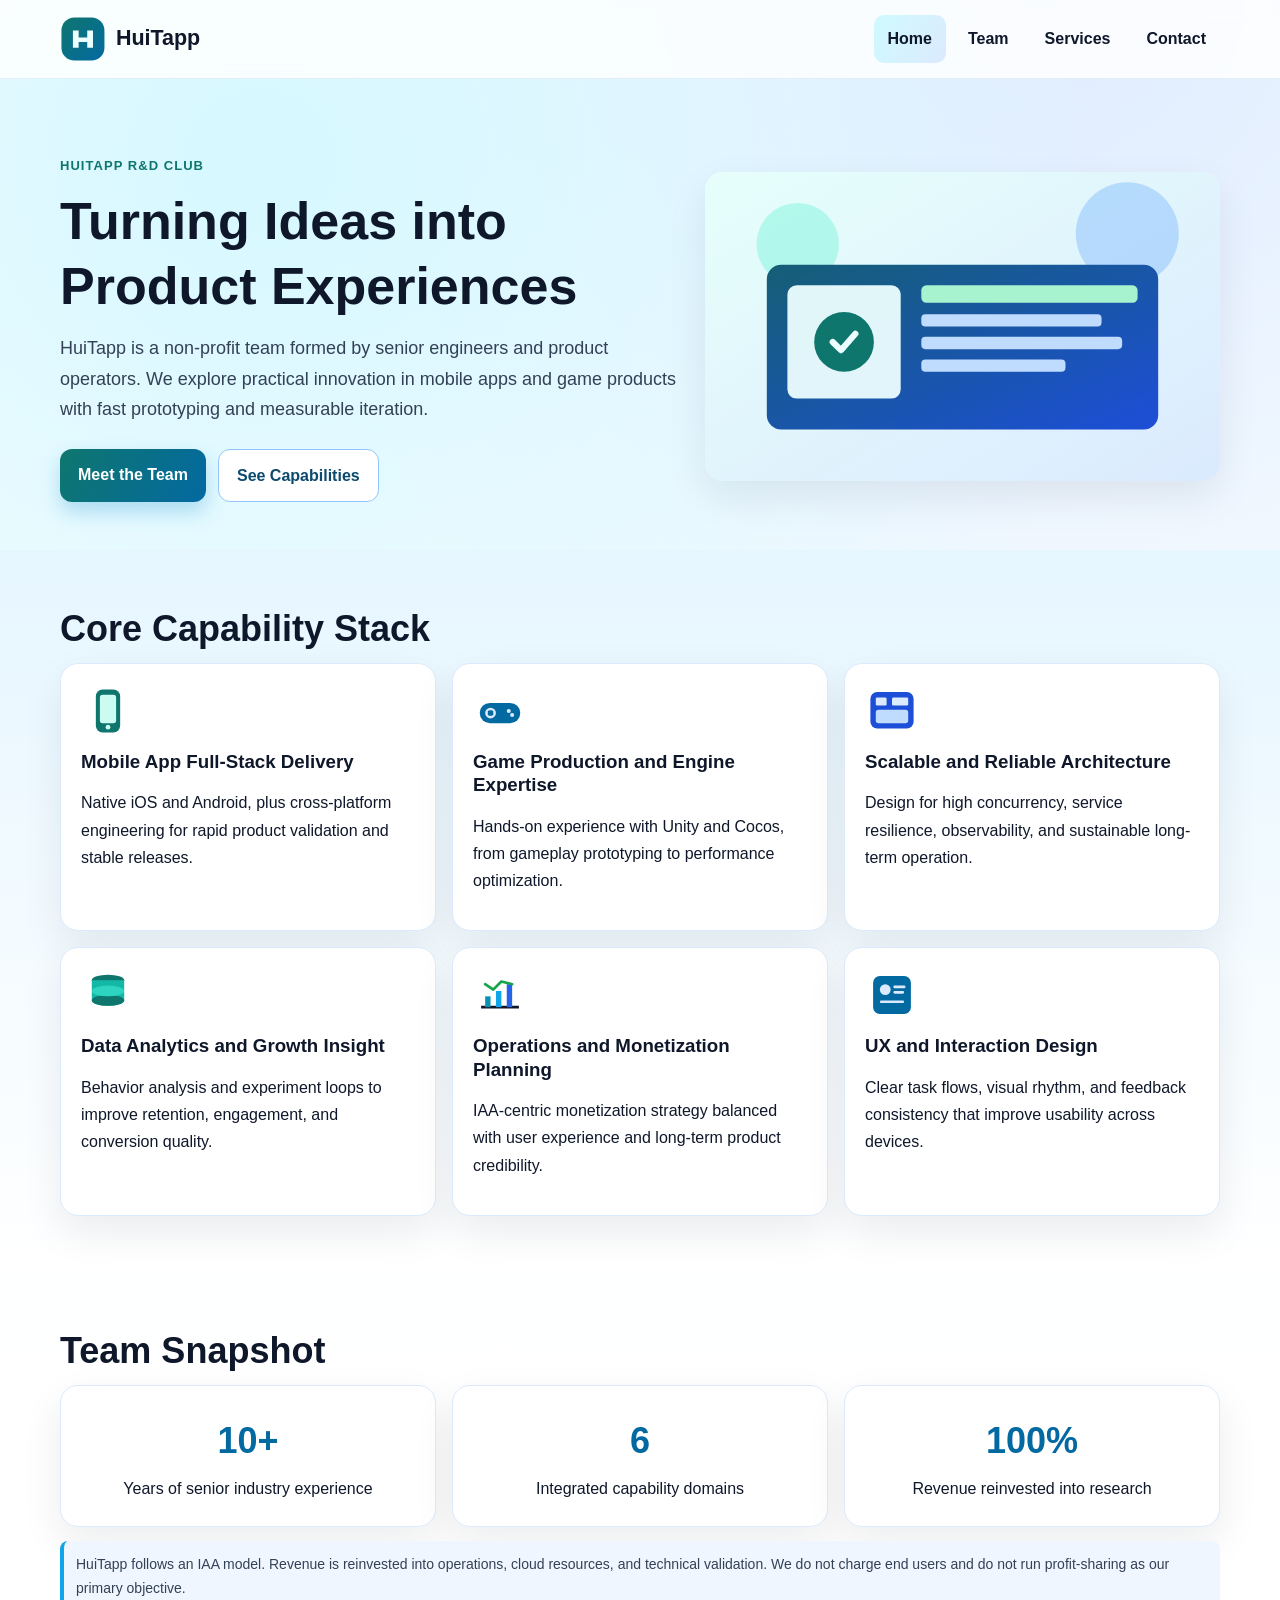
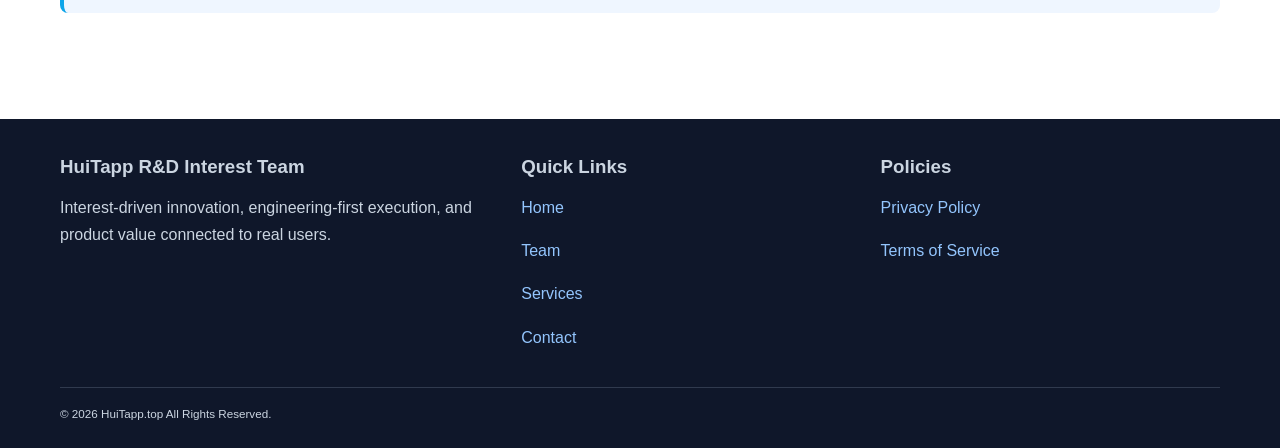
<file: index.html>
<!DOCTYPE html>
<html lang="en">
<head>
  <meta charset="UTF-8" />
  <meta name="viewport" content="width=device-width, initial-scale=1.0" />
  <title>HuiTapp R&D Interest Team | Mobile Apps and Game Innovation</title>
  <meta name="description" content="HuiTapp is a non-profit R&D interest team focused on mobile apps, game innovation, scalable architecture, and user growth practices." />
  <meta name="keywords" content="HuiTapp,mobile app development,game development,Unity,Cocos,high availability,user growth" />
  <meta name="author" content="HuiTapp R&D Interest Team" />
  <meta name="robots" content="index,follow,max-image-preview:large" />
  <link rel="canonical" href="https://www.huitapp.top/" />
  <meta property="og:type" content="website" />
  <meta property="og:title" content="HuiTapp R&D Interest Team" />
  <meta property="og:description" content="Interest-driven innovation with engineering discipline for mobile apps and games." />
  <meta property="og:url" content="https://www.huitapp.top/" />
  <meta property="og:site_name" content="HuiTapp" />
  <meta property="og:image" content="https://www.huitapp.top/svg/hero-tech.svg" />
  <meta name="twitter:card" content="summary_large_image" />
  <link rel="stylesheet" href="css/style.css" />
  <script type="application/ld+json">
  {
    "@context": "https://schema.org",
    "@type": "Organization",
    "name": "HuiTapp R&D Interest Team",
    "url": "https://www.huitapp.top/",
    "logo": "https://www.huitapp.top/svg/logo.svg",
    "contactPoint": [
      {
        "@type": "ContactPoint",
        "contactType": "customer support",
        "email": "support@huitapp.top"
      },
      {
        "@type": "ContactPoint",
        "contactType": "business",
        "email": "bussiness@huitapp.top"
      }
    ]
  }
  </script>
</head>
<body>
  <header class="site-header">
    <div class="container nav-wrap">
      <a class="brand" href="/" aria-label="HuiTapp Home">
        <img src="svg/logo.svg" alt="HuiTapp logo" />
      </a>
      <button class="nav-toggle" aria-label="Open navigation">
        <span></span><span></span><span></span>
      </button>
      <nav class="main-nav" aria-label="Primary navigation">
        <a class="active" href="/">Home</a>
        <a href="team.html">Team</a>
        <a href="business.html">Services</a>
        <a href="contact.html">Contact</a>
      </nav>
    </div>
  </header>

  <main>
    <section class="hero">
      <div class="container hero-grid">
        <div class="reveal">
          <span class="eyebrow">HuiTapp R&D Club</span>
          <h1>Turning Ideas into Product Experiences</h1>
          <p class="lead">HuiTapp is a non-profit team formed by senior engineers and product operators. We explore practical innovation in mobile apps and game products with fast prototyping and measurable iteration.</p>
          <div class="btn-row">
            <a class="btn btn-primary" href="team.html">Meet the Team</a>
            <a class="btn btn-outline" href="business.html">See Capabilities</a>
          </div>
        </div>
        <div class="hero-art reveal">
          <img src="svg/hero-tech.svg" alt="Technology concept illustration" />
        </div>
      </div>
    </section>

    <section class="section alt">
      <div class="container">
        <h2 class="reveal">Core Capability Stack</h2>
        <div class="grid-3">
          <article class="card reveal">
            <img class="icon" src="svg/icon-mobile.svg" alt="Mobile development icon" />
            <h3>Mobile App Full-Stack Delivery</h3>
            <p>Native iOS and Android, plus cross-platform engineering for rapid product validation and stable releases.</p>
          </article>
          <article class="card reveal">
            <img class="icon" src="svg/icon-game.svg" alt="Game development icon" />
            <h3>Game Production and Engine Expertise</h3>
            <p>Hands-on experience with Unity and Cocos, from gameplay prototyping to performance optimization.</p>
          </article>
          <article class="card reveal">
            <img class="icon" src="svg/icon-architecture.svg" alt="Architecture icon" />
            <h3>Scalable and Reliable Architecture</h3>
            <p>Design for high concurrency, service resilience, observability, and sustainable long-term operation.</p>
          </article>
          <article class="card reveal">
            <img class="icon" src="svg/icon-data.svg" alt="Data icon" />
            <h3>Data Analytics and Growth Insight</h3>
            <p>Behavior analysis and experiment loops to improve retention, engagement, and conversion quality.</p>
          </article>
          <article class="card reveal">
            <img class="icon" src="svg/icon-growth.svg" alt="Growth icon" />
            <h3>Operations and Monetization Planning</h3>
            <p>IAA-centric monetization strategy balanced with user experience and long-term product credibility.</p>
          </article>
          <article class="card reveal">
            <img class="icon" src="svg/icon-ux.svg" alt="UX icon" />
            <h3>UX and Interaction Design</h3>
            <p>Clear task flows, visual rhythm, and feedback consistency that improve usability across devices.</p>
          </article>
        </div>
      </div>
    </section>

    <section class="section">
      <div class="container">
        <h2 class="reveal">Team Snapshot</h2>
        <div class="grid-3">
          <div class="card stat reveal"><strong>10+</strong>Years of senior industry experience</div>
          <div class="card stat reveal"><strong>6</strong>Integrated capability domains</div>
          <div class="card stat reveal"><strong>100%</strong>Revenue reinvested into research</div>
        </div>
        <p class="notice reveal">HuiTapp follows an IAA model. Revenue is reinvested into operations, cloud resources, and technical validation. We do not charge end users and do not run profit-sharing as our primary objective.</p>
      </div>
    </section>
  </main>

  <footer class="site-footer">
    <div class="container footer-grid">
      <section>
        <h3>HuiTapp R&D Interest Team</h3>
        <p>Interest-driven innovation, engineering-first execution, and product value connected to real users.</p>
      </section>
      <section>
        <h3>Quick Links</h3>
        <p><a href="/">Home</a></p>
        <p><a href="team.html">Team</a></p>
        <p><a href="business.html">Services</a></p>
        <p><a href="contact.html">Contact</a></p>
      </section>
      <section>
        <h3>Policies</h3>
        <p><a href="privacy-policy.html">Privacy Policy</a></p>
        <p><a href="service-agreement.html">Terms of Service</a></p>
      </section>
    </div>
    <div class="container footer-bottom">
      <small>© 2026 HuiTapp.top All Rights Reserved.</small>
    </div>
  </footer>

  <script src="js/main.js" defer></script>
</body>
</html>
</file>
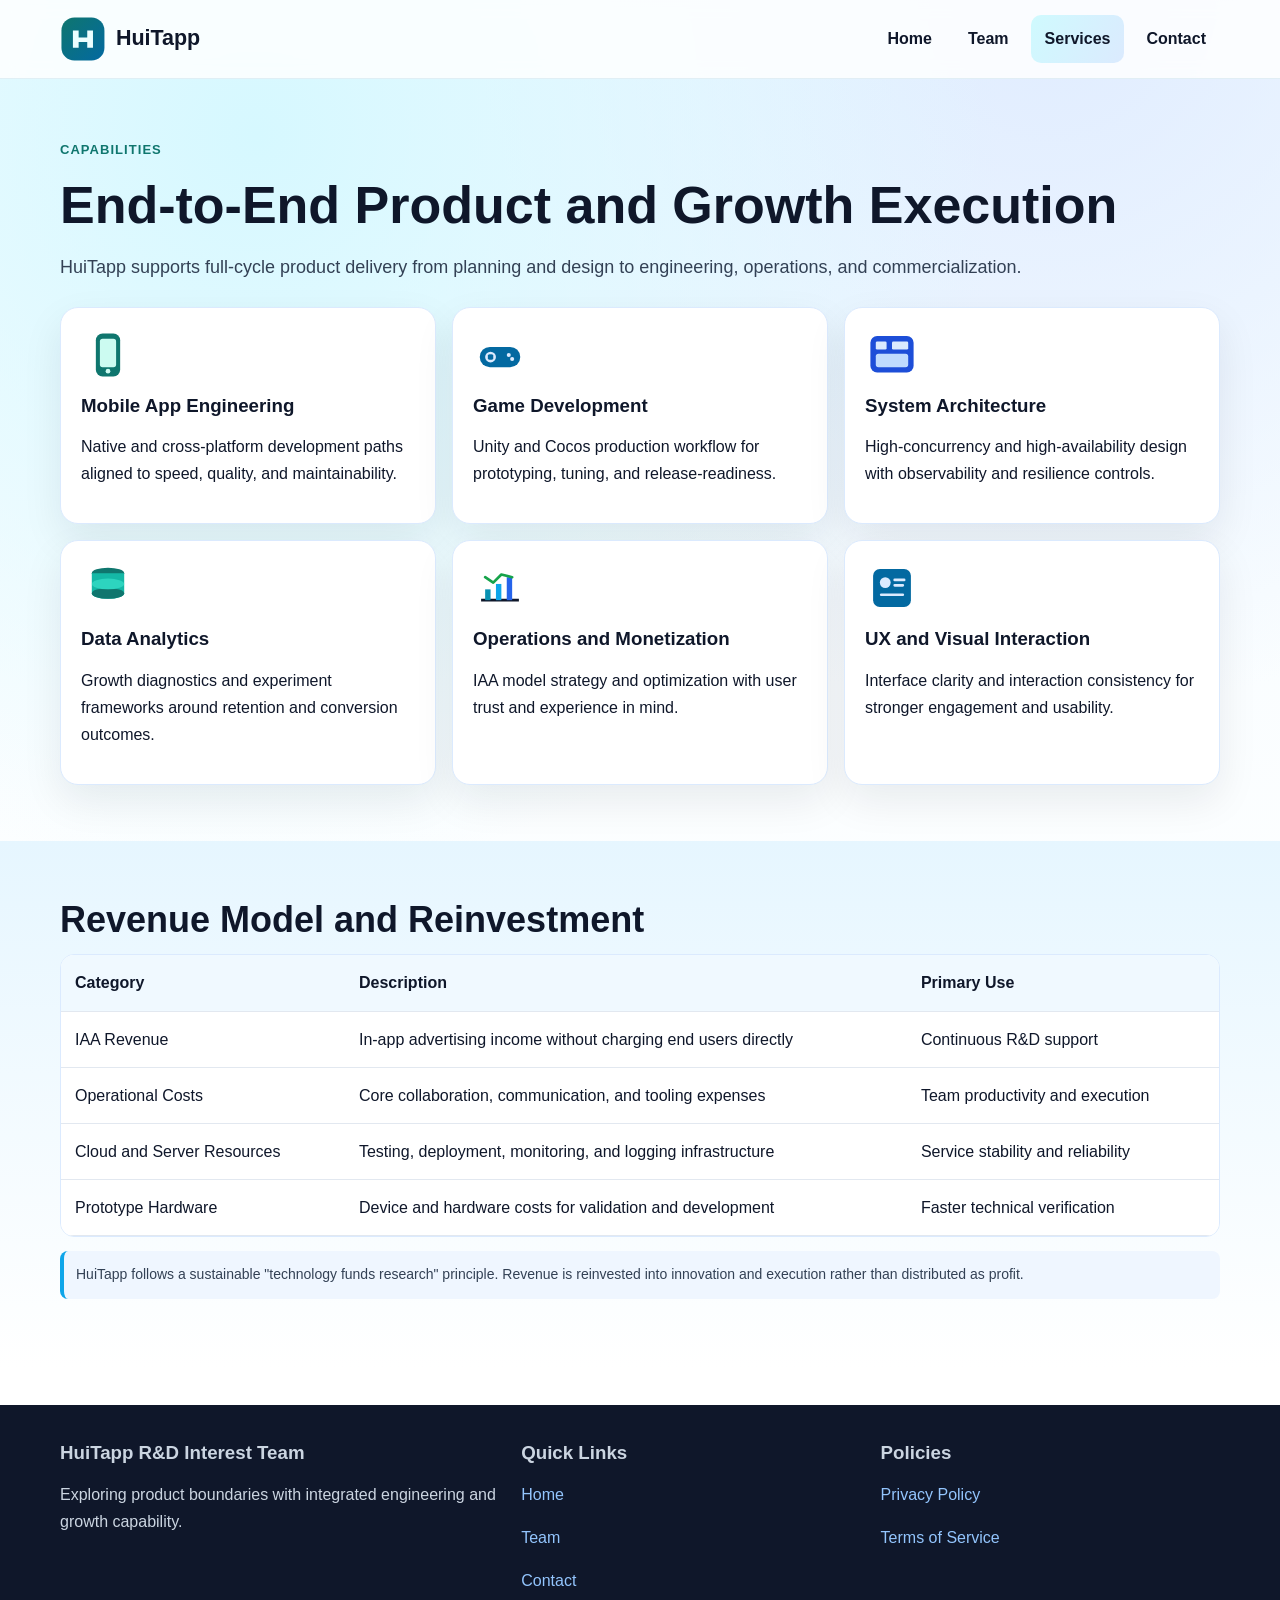
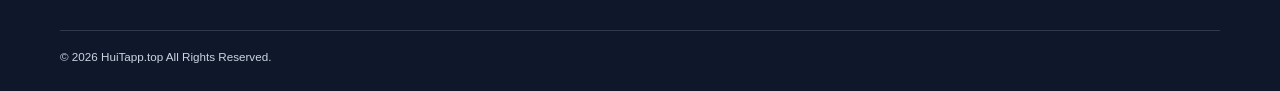
<file: business.html>
<!DOCTYPE html>
<html lang="en">
<head>
  <meta charset="UTF-8" />
  <meta name="viewport" content="width=device-width, initial-scale=1.0" />
  <title>Services | HuiTapp R&D Interest Team</title>
  <meta name="description" content="Explore HuiTapp capabilities across mobile app development, game production, scalable architecture, data growth, and UX design." />
  <meta name="robots" content="index,follow" />
  <link rel="canonical" href="https://www.huitapp.top/business.html" />
  <link rel="stylesheet" href="css/style.css" />
</head>
<body>
  <header class="site-header">
    <div class="container nav-wrap">
      <a class="brand" href="/" aria-label="HuiTapp Home"><img src="svg/logo.svg" alt="HuiTapp logo" /></a>
      <button class="nav-toggle" aria-label="Open navigation"><span></span><span></span><span></span></button>
      <nav class="main-nav" aria-label="Primary navigation">
        <a href="/">Home</a>
        <a href="team.html">Team</a>
        <a class="active" href="business.html">Services</a>
        <a href="contact.html">Contact</a>
      </nav>
    </div>
  </header>

  <main>
    <section class="section">
      <div class="container">
        <span class="eyebrow reveal">Capabilities</span>
        <h1 class="reveal">End-to-End Product and Growth Execution</h1>
        <p class="lead reveal">HuiTapp supports full-cycle product delivery from planning and design to engineering, operations, and commercialization.</p>

        <div class="grid-3">
          <article class="card reveal"><img class="icon" src="svg/icon-mobile.svg" alt="Mobile icon" /><h3>Mobile App Engineering</h3><p>Native and cross-platform development paths aligned to speed, quality, and maintainability.</p></article>
          <article class="card reveal"><img class="icon" src="svg/icon-game.svg" alt="Game icon" /><h3>Game Development</h3><p>Unity and Cocos production workflow for prototyping, tuning, and release-readiness.</p></article>
          <article class="card reveal"><img class="icon" src="svg/icon-architecture.svg" alt="Architecture icon" /><h3>System Architecture</h3><p>High-concurrency and high-availability design with observability and resilience controls.</p></article>
          <article class="card reveal"><img class="icon" src="svg/icon-data.svg" alt="Data icon" /><h3>Data Analytics</h3><p>Growth diagnostics and experiment frameworks around retention and conversion outcomes.</p></article>
          <article class="card reveal"><img class="icon" src="svg/icon-growth.svg" alt="Growth icon" /><h3>Operations and Monetization</h3><p>IAA model strategy and optimization with user trust and experience in mind.</p></article>
          <article class="card reveal"><img class="icon" src="svg/icon-ux.svg" alt="UX icon" /><h3>UX and Visual Interaction</h3><p>Interface clarity and interaction consistency for stronger engagement and usability.</p></article>
        </div>
      </div>
    </section>

    <section class="section alt">
      <div class="container">
        <h2 class="reveal">Revenue Model and Reinvestment</h2>
        <div class="table-wrap reveal">
          <table>
            <thead>
              <tr>
                <th>Category</th>
                <th>Description</th>
                <th>Primary Use</th>
              </tr>
            </thead>
            <tbody>
              <tr>
                <td>IAA Revenue</td>
                <td>In-app advertising income without charging end users directly</td>
                <td>Continuous R&D support</td>
              </tr>
              <tr>
                <td>Operational Costs</td>
                <td>Core collaboration, communication, and tooling expenses</td>
                <td>Team productivity and execution</td>
              </tr>
              <tr>
                <td>Cloud and Server Resources</td>
                <td>Testing, deployment, monitoring, and logging infrastructure</td>
                <td>Service stability and reliability</td>
              </tr>
              <tr>
                <td>Prototype Hardware</td>
                <td>Device and hardware costs for validation and development</td>
                <td>Faster technical verification</td>
              </tr>
            </tbody>
          </table>
        </div>
        <p class="notice reveal">HuiTapp follows a sustainable "technology funds research" principle. Revenue is reinvested into innovation and execution rather than distributed as profit.</p>
      </div>
    </section>
  </main>

  <footer class="site-footer">
    <div class="container footer-grid">
      <section><h3>HuiTapp R&D Interest Team</h3><p>Exploring product boundaries with integrated engineering and growth capability.</p></section>
      <section>
        <h3>Quick Links</h3>
        <p><a href="/">Home</a></p>
        <p><a href="team.html">Team</a></p>
        <p><a href="contact.html">Contact</a></p>
      </section>
      <section>
        <h3>Policies</h3>
        <p><a href="privacy-policy.html">Privacy Policy</a></p>
        <p><a href="service-agreement.html">Terms of Service</a></p>
      </section>
    </div>
    <div class="container footer-bottom"><small>© 2026 HuiTapp.top All Rights Reserved.</small></div>
  </footer>

  <script src="js/main.js" defer></script>
</body>
</html>
</file>
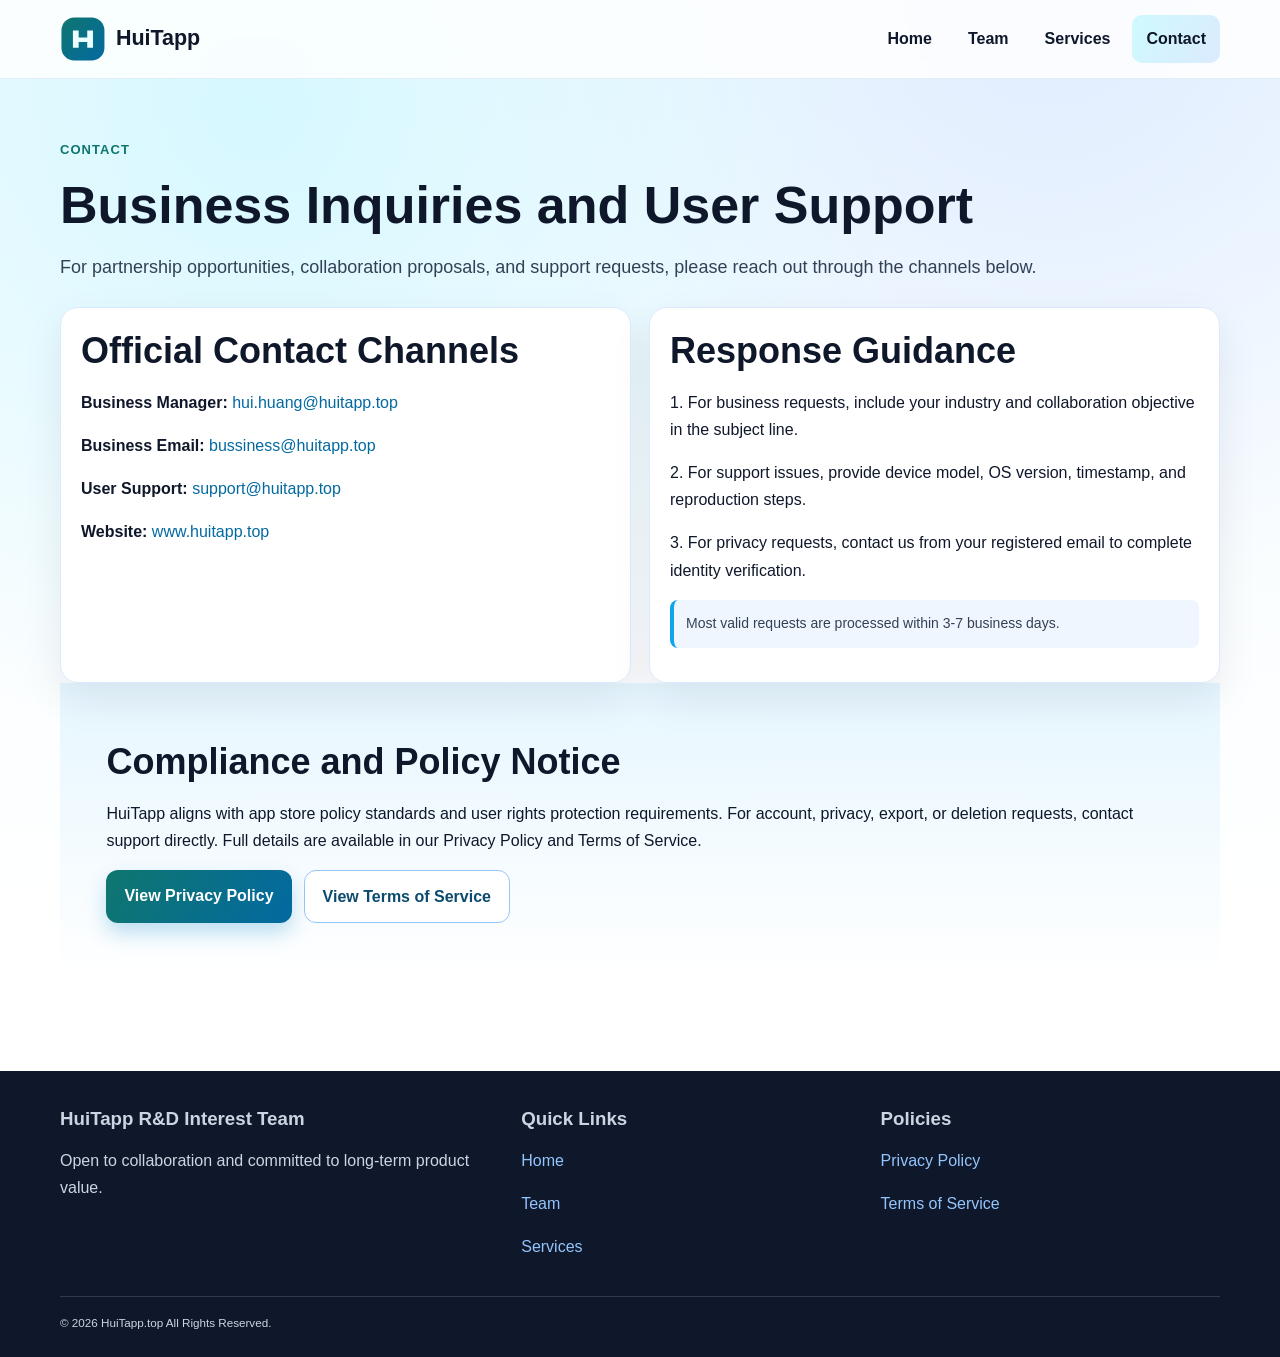
<file: contact.html>
<!DOCTYPE html>
<html lang="en">
<head>
  <meta charset="UTF-8" />
  <meta name="viewport" content="width=device-width, initial-scale=1.0" />
  <title>Contact | HuiTapp R&D Interest Team</title>
  <meta name="description" content="Contact HuiTapp for business collaboration, project inquiries, and user support." />
  <meta name="robots" content="index,follow" />
  <link rel="canonical" href="https://www.huitapp.top/contact.html" />
  <link rel="stylesheet" href="css/style.css" />
</head>
<body>
  <header class="site-header">
    <div class="container nav-wrap">
      <a class="brand" href="/" aria-label="HuiTapp Home"><img src="svg/logo.svg" alt="HuiTapp logo" /></a>
      <button class="nav-toggle" aria-label="Open navigation"><span></span><span></span><span></span></button>
      <nav class="main-nav" aria-label="Primary navigation">
        <a href="/">Home</a>
        <a href="team.html">Team</a>
        <a href="business.html">Services</a>
        <a class="active" href="contact.html">Contact</a>
      </nav>
    </div>
  </header>

  <main class="section">
    <div class="container">
      <span class="eyebrow reveal">Contact</span>
      <h1 class="reveal">Business Inquiries and User Support</h1>
      <p class="lead reveal">For partnership opportunities, collaboration proposals, and support requests, please reach out through the channels below.</p>

      <div class="grid-2">
        <article class="card reveal">
          <h2>Official Contact Channels</h2>
          <p><strong>Business Manager:</strong> <a href="mailto:hui.huang@huitapp.top">hui.huang@huitapp.top</a></p>
          <p><strong>Business Email:</strong> <a href="mailto:bussiness@huitapp.top">bussiness@huitapp.top</a></p>
          <p><strong>User Support:</strong> <a href="mailto:support@huitapp.top">support@huitapp.top</a></p>
          <p><strong>Website:</strong> <a href="https://www.huitapp.top" rel="noopener" target="_blank">www.huitapp.top</a></p>
        </article>
        <article class="card reveal">
          <h2>Response Guidance</h2>
          <p>1. For business requests, include your industry and collaboration objective in the subject line.</p>
          <p>2. For support issues, provide device model, OS version, timestamp, and reproduction steps.</p>
          <p>3. For privacy requests, contact us from your registered email to complete identity verification.</p>
          <p class="notice">Most valid requests are processed within 3-7 business days.</p>
        </article>
      </div>

      <section class="section alt">
        <div class="container">
          <h2 class="reveal">Compliance and Policy Notice</h2>
          <p class="reveal">HuiTapp aligns with app store policy standards and user rights protection requirements. For account, privacy, export, or deletion requests, contact support directly. Full details are available in our Privacy Policy and Terms of Service.</p>
          <div class="btn-row reveal">
            <a class="btn btn-primary" href="privacy-policy.html">View Privacy Policy</a>
            <a class="btn btn-outline" href="service-agreement.html">View Terms of Service</a>
          </div>
        </div>
      </section>
    </div>
  </main>

  <footer class="site-footer">
    <div class="container footer-grid">
      <section><h3>HuiTapp R&D Interest Team</h3><p>Open to collaboration and committed to long-term product value.</p></section>
      <section>
        <h3>Quick Links</h3>
        <p><a href="/">Home</a></p>
        <p><a href="team.html">Team</a></p>
        <p><a href="business.html">Services</a></p>
      </section>
      <section>
        <h3>Policies</h3>
        <p><a href="privacy-policy.html">Privacy Policy</a></p>
        <p><a href="service-agreement.html">Terms of Service</a></p>
      </section>
    </div>
    <div class="container footer-bottom"><small>© 2026 HuiTapp.top All Rights Reserved.</small></div>
  </footer>

  <script src="js/main.js" defer></script>
</body>
</html>
</file>
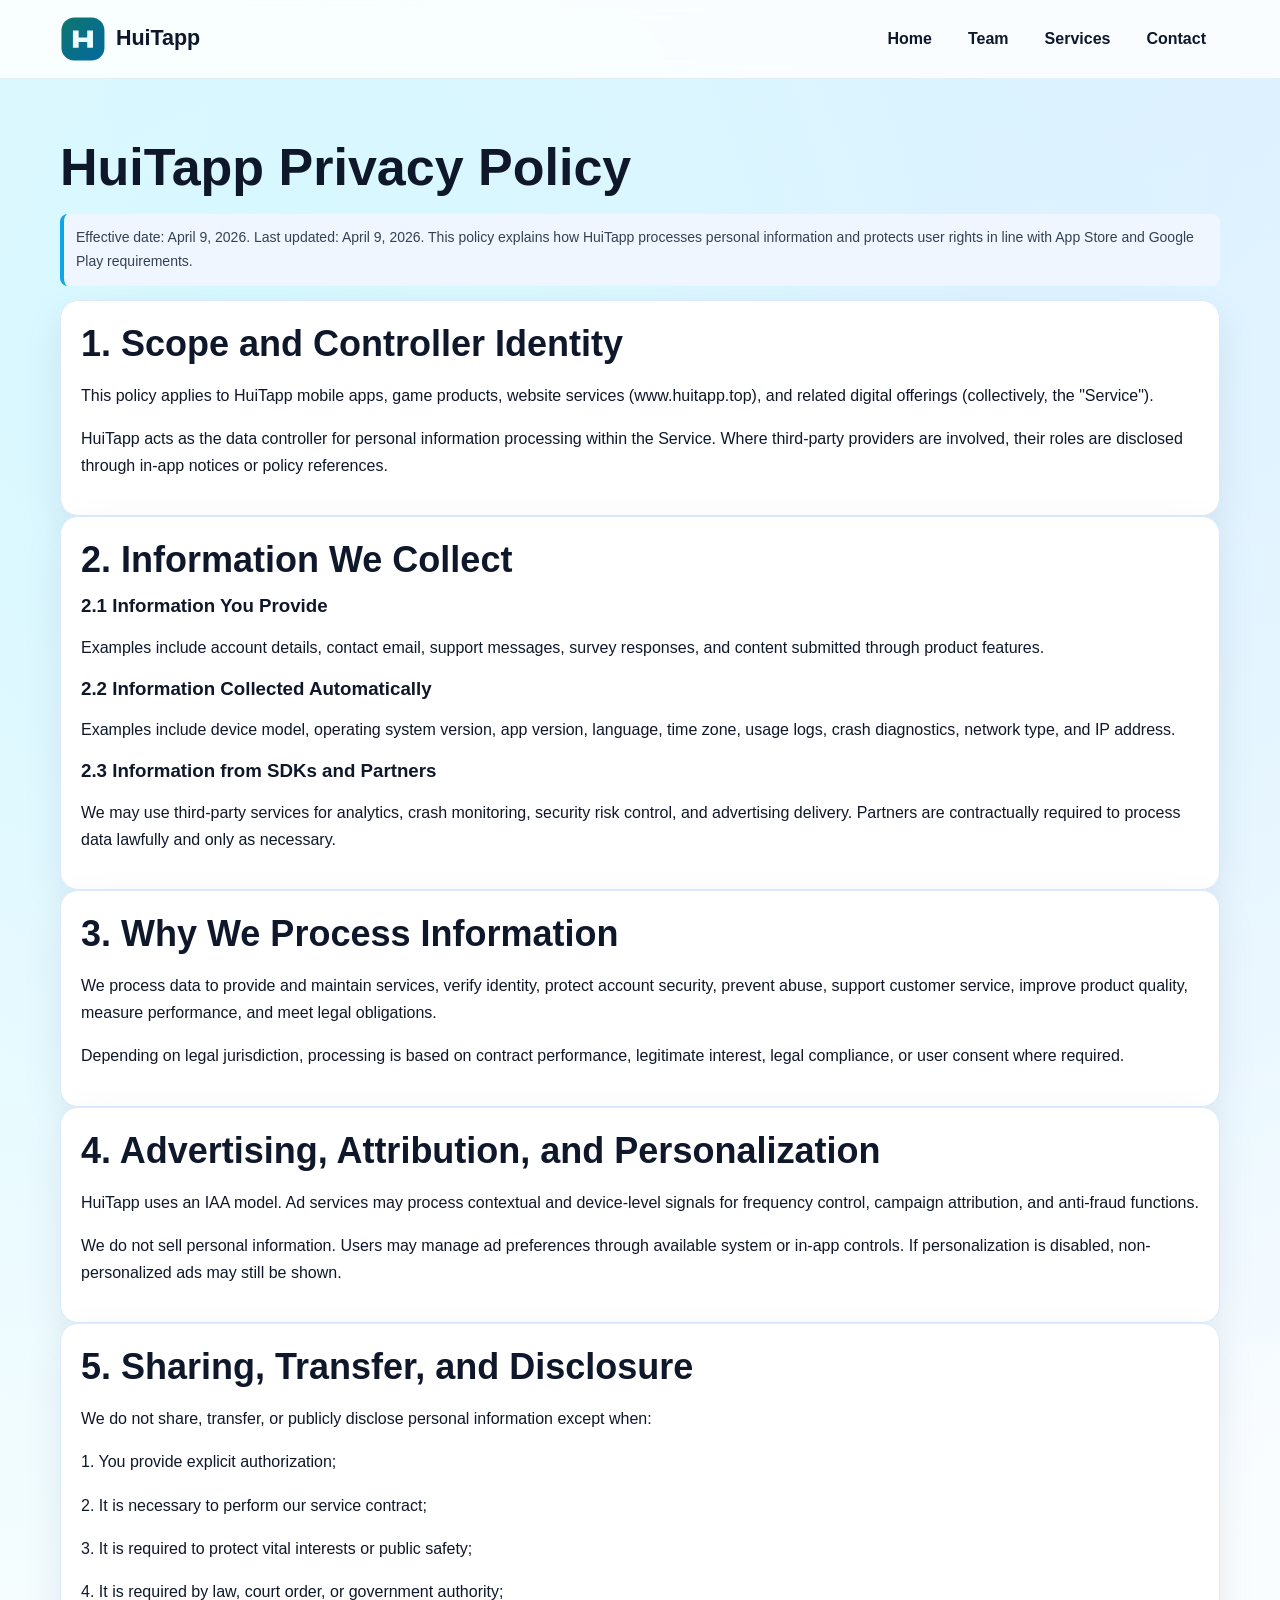
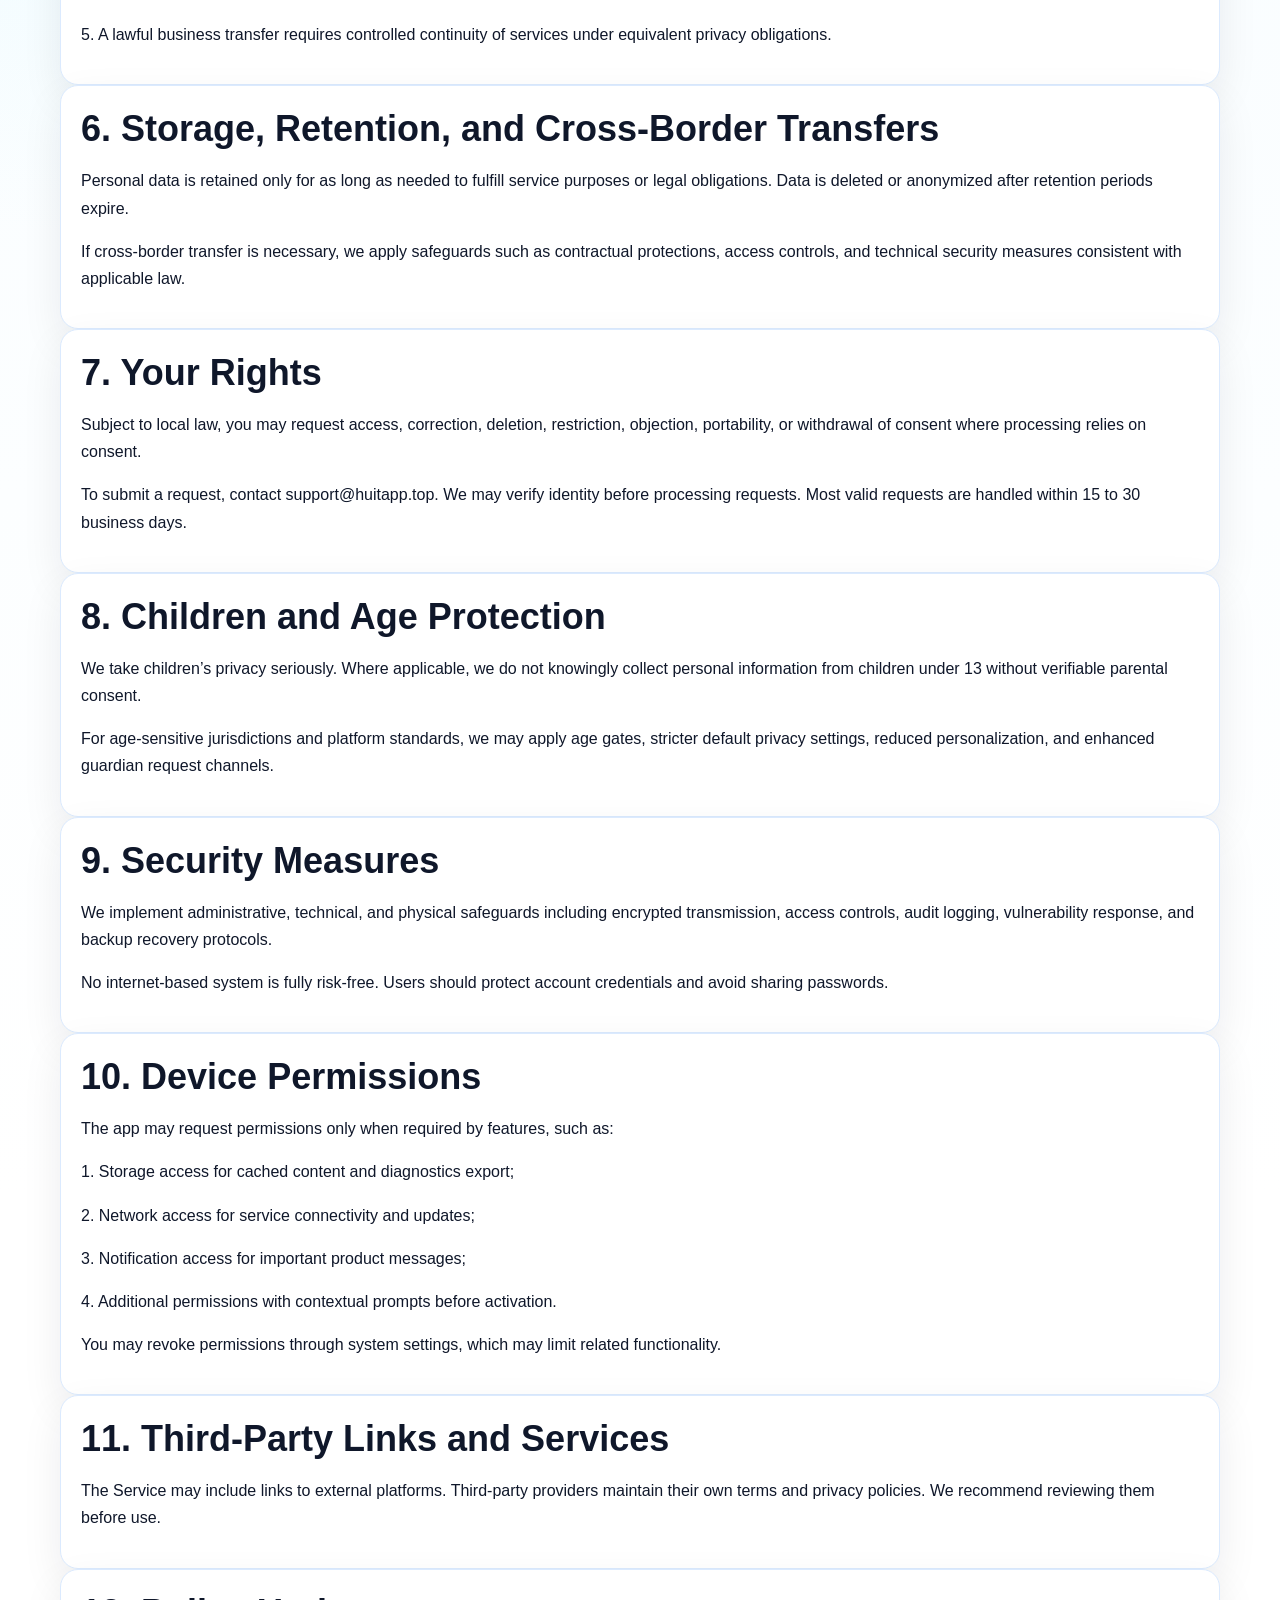
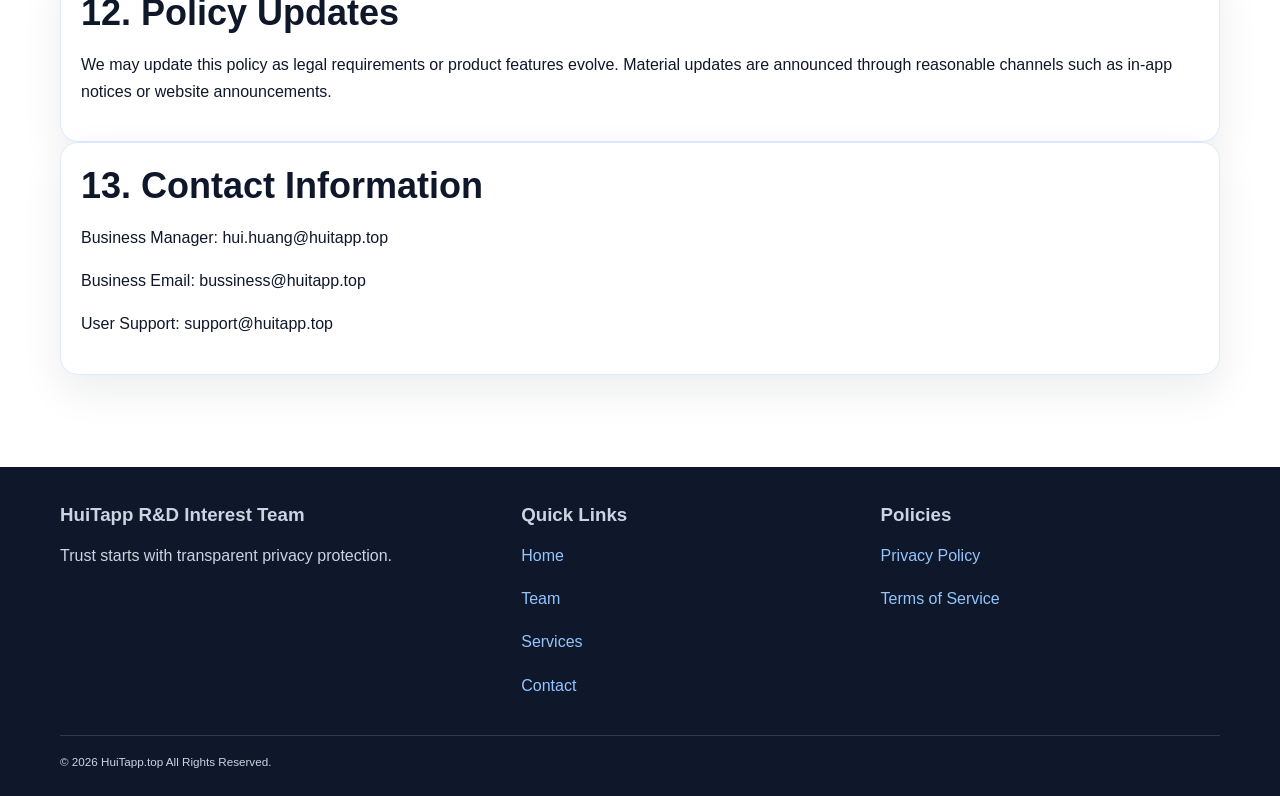
<file: privacy-policy.html>
<!DOCTYPE html>
<html lang="en">
<head>
  <meta charset="UTF-8" />
  <meta name="viewport" content="width=device-width, initial-scale=1.0" />
  <title>Privacy Policy | HuiTapp R&D Interest Team</title>
  <meta name="description" content="HuiTapp Privacy Policy covering App Store and Google Play compliance, data processing, user rights, age protections, and security safeguards." />
  <meta name="robots" content="index,follow" />
  <link rel="canonical" href="https://www.huitapp.top/privacy-policy.html" />
  <link rel="stylesheet" href="css/style.css" />
</head>
<body>
  <header class="site-header">
    <div class="container nav-wrap">
      <a class="brand" href="/" aria-label="HuiTapp Home"><img src="svg/logo.svg" alt="HuiTapp logo" /></a>
      <button class="nav-toggle" aria-label="Open navigation"><span></span><span></span><span></span></button>
      <nav class="main-nav" aria-label="Primary navigation">
        <a href="/">Home</a>
        <a href="team.html">Team</a>
        <a href="business.html">Services</a>
        <a href="contact.html">Contact</a>
      </nav>
    </div>
  </header>

  <main class="section">
    <div class="container">
      <h1 class="reveal">HuiTapp Privacy Policy</h1>
      <p class="notice reveal">Effective date: April 9, 2026. Last updated: April 9, 2026. This policy explains how HuiTapp processes personal information and protects user rights in line with App Store and Google Play requirements.</p>

      <article class="card reveal">
        <h2>1. Scope and Controller Identity</h2>
        <p>This policy applies to HuiTapp mobile apps, game products, website services (www.huitapp.top), and related digital offerings (collectively, the "Service").</p>
        <p>HuiTapp acts as the data controller for personal information processing within the Service. Where third-party providers are involved, their roles are disclosed through in-app notices or policy references.</p>
      </article>

      <article class="card reveal">
        <h2>2. Information We Collect</h2>
        <h3>2.1 Information You Provide</h3>
        <p>Examples include account details, contact email, support messages, survey responses, and content submitted through product features.</p>
        <h3>2.2 Information Collected Automatically</h3>
        <p>Examples include device model, operating system version, app version, language, time zone, usage logs, crash diagnostics, network type, and IP address.</p>
        <h3>2.3 Information from SDKs and Partners</h3>
        <p>We may use third-party services for analytics, crash monitoring, security risk control, and advertising delivery. Partners are contractually required to process data lawfully and only as necessary.</p>
      </article>

      <article class="card reveal">
        <h2>3. Why We Process Information</h2>
        <p>We process data to provide and maintain services, verify identity, protect account security, prevent abuse, support customer service, improve product quality, measure performance, and meet legal obligations.</p>
        <p>Depending on legal jurisdiction, processing is based on contract performance, legitimate interest, legal compliance, or user consent where required.</p>
      </article>

      <article class="card reveal">
        <h2>4. Advertising, Attribution, and Personalization</h2>
        <p>HuiTapp uses an IAA model. Ad services may process contextual and device-level signals for frequency control, campaign attribution, and anti-fraud functions.</p>
        <p>We do not sell personal information. Users may manage ad preferences through available system or in-app controls. If personalization is disabled, non-personalized ads may still be shown.</p>
      </article>

      <article class="card reveal">
        <h2>5. Sharing, Transfer, and Disclosure</h2>
        <p>We do not share, transfer, or publicly disclose personal information except when:</p>
        <p>1. You provide explicit authorization;</p>
        <p>2. It is necessary to perform our service contract;</p>
        <p>3. It is required to protect vital interests or public safety;</p>
        <p>4. It is required by law, court order, or government authority;</p>
        <p>5. A lawful business transfer requires controlled continuity of services under equivalent privacy obligations.</p>
      </article>

      <article class="card reveal">
        <h2>6. Storage, Retention, and Cross-Border Transfers</h2>
        <p>Personal data is retained only for as long as needed to fulfill service purposes or legal obligations. Data is deleted or anonymized after retention periods expire.</p>
        <p>If cross-border transfer is necessary, we apply safeguards such as contractual protections, access controls, and technical security measures consistent with applicable law.</p>
      </article>

      <article class="card reveal">
        <h2>7. Your Rights</h2>
        <p>Subject to local law, you may request access, correction, deletion, restriction, objection, portability, or withdrawal of consent where processing relies on consent.</p>
        <p>To submit a request, contact support@huitapp.top. We may verify identity before processing requests. Most valid requests are handled within 15 to 30 business days.</p>
      </article>

      <article class="card reveal">
        <h2>8. Children and Age Protection</h2>
        <p>We take children’s privacy seriously. Where applicable, we do not knowingly collect personal information from children under 13 without verifiable parental consent.</p>
        <p>For age-sensitive jurisdictions and platform standards, we may apply age gates, stricter default privacy settings, reduced personalization, and enhanced guardian request channels.</p>
      </article>

      <article class="card reveal">
        <h2>9. Security Measures</h2>
        <p>We implement administrative, technical, and physical safeguards including encrypted transmission, access controls, audit logging, vulnerability response, and backup recovery protocols.</p>
        <p>No internet-based system is fully risk-free. Users should protect account credentials and avoid sharing passwords.</p>
      </article>

      <article class="card reveal">
        <h2>10. Device Permissions</h2>
        <p>The app may request permissions only when required by features, such as:</p>
        <p>1. Storage access for cached content and diagnostics export;</p>
        <p>2. Network access for service connectivity and updates;</p>
        <p>3. Notification access for important product messages;</p>
        <p>4. Additional permissions with contextual prompts before activation.</p>
        <p>You may revoke permissions through system settings, which may limit related functionality.</p>
      </article>

      <article class="card reveal">
        <h2>11. Third-Party Links and Services</h2>
        <p>The Service may include links to external platforms. Third-party providers maintain their own terms and privacy policies. We recommend reviewing them before use.</p>
      </article>

      <article class="card reveal">
        <h2>12. Policy Updates</h2>
        <p>We may update this policy as legal requirements or product features evolve. Material updates are announced through reasonable channels such as in-app notices or website announcements.</p>
      </article>

      <article class="card reveal">
        <h2>13. Contact Information</h2>
        <p>Business Manager: hui.huang@huitapp.top</p>
        <p>Business Email: bussiness@huitapp.top</p>
        <p>User Support: support@huitapp.top</p>
      </article>
    </div>
  </main>

  <footer class="site-footer">
    <div class="container footer-grid">
      <section><h3>HuiTapp R&D Interest Team</h3><p>Trust starts with transparent privacy protection.</p></section>
      <section><h3>Quick Links</h3><p><a href="/">Home</a></p><p><a href="team.html">Team</a></p><p><a href="business.html">Services</a></p><p><a href="contact.html">Contact</a></p></section>
      <section><h3>Policies</h3><p><a href="privacy-policy.html">Privacy Policy</a></p><p><a href="service-agreement.html">Terms of Service</a></p></section>
    </div>
    <div class="container footer-bottom"><small>© 2026 HuiTapp.top All Rights Reserved.</small></div>
  </footer>

  <script src="js/main.js" defer></script>
</body>
</html>
</file>
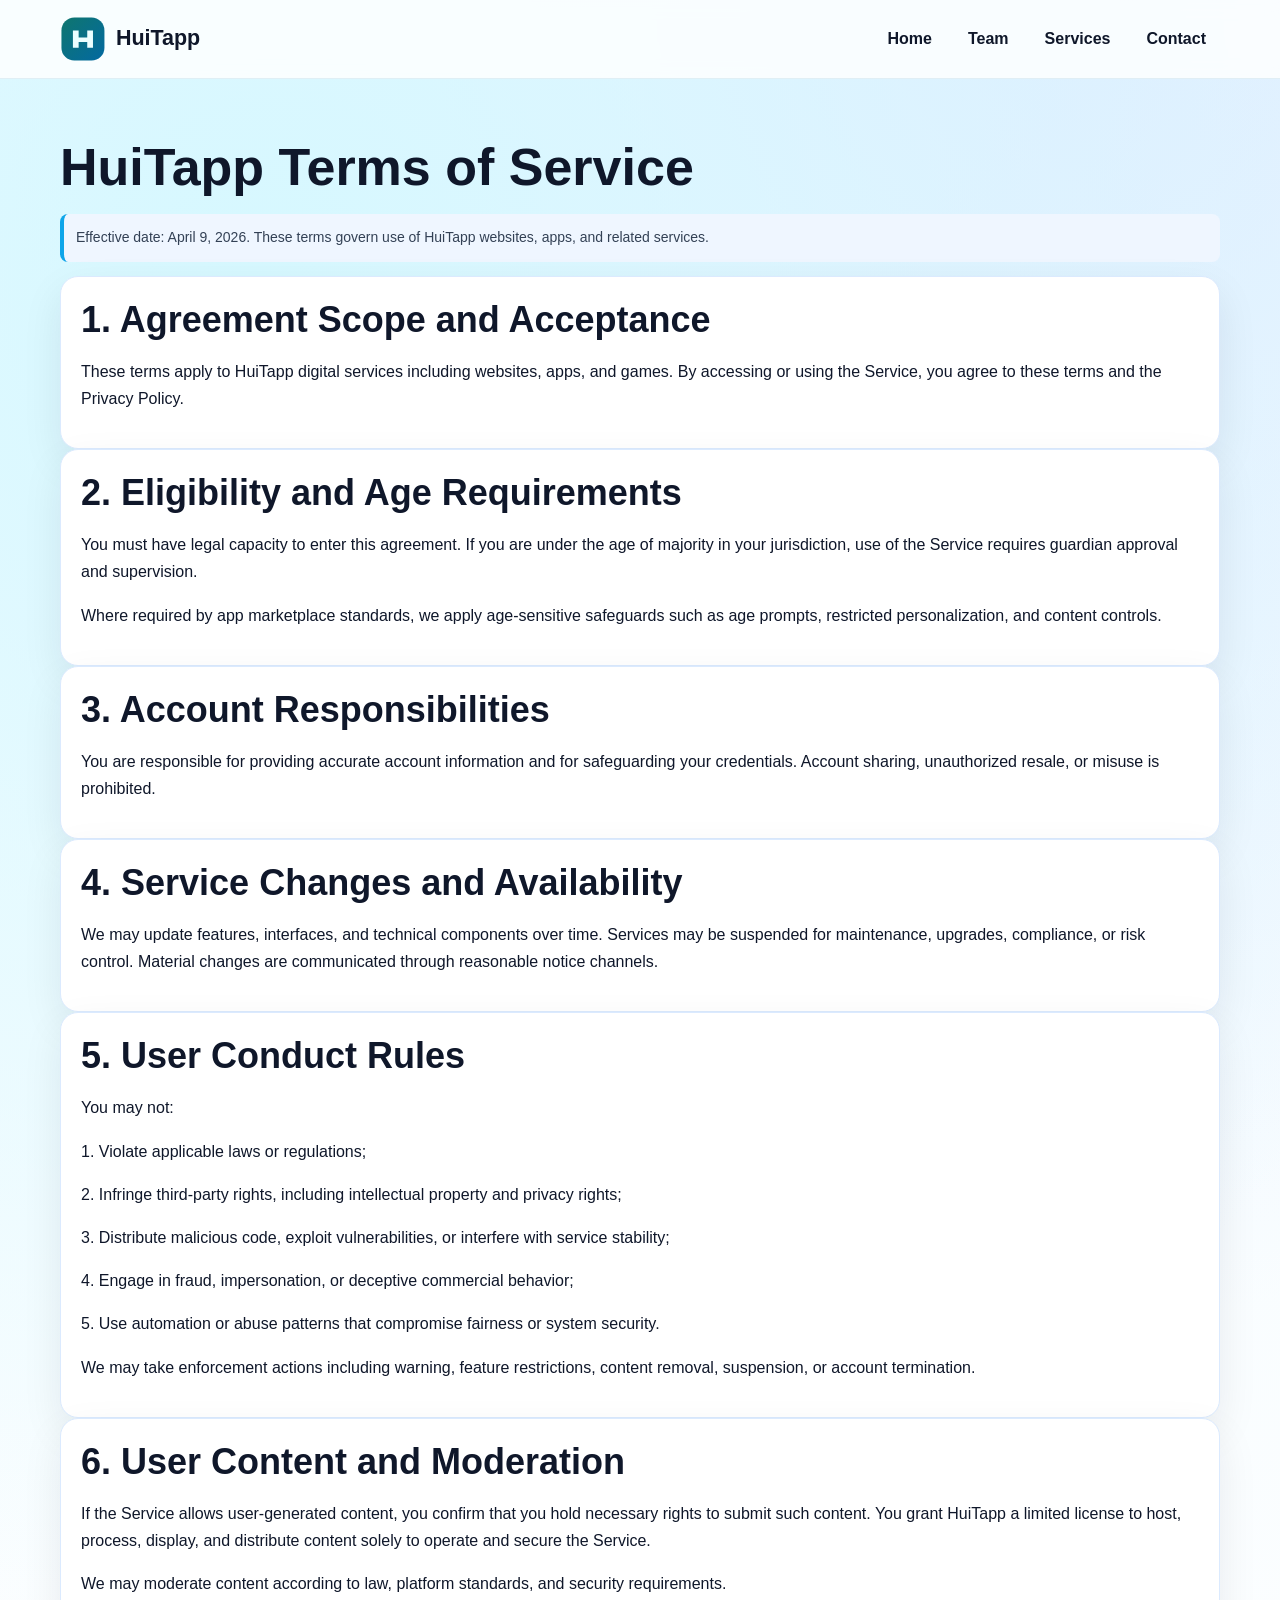
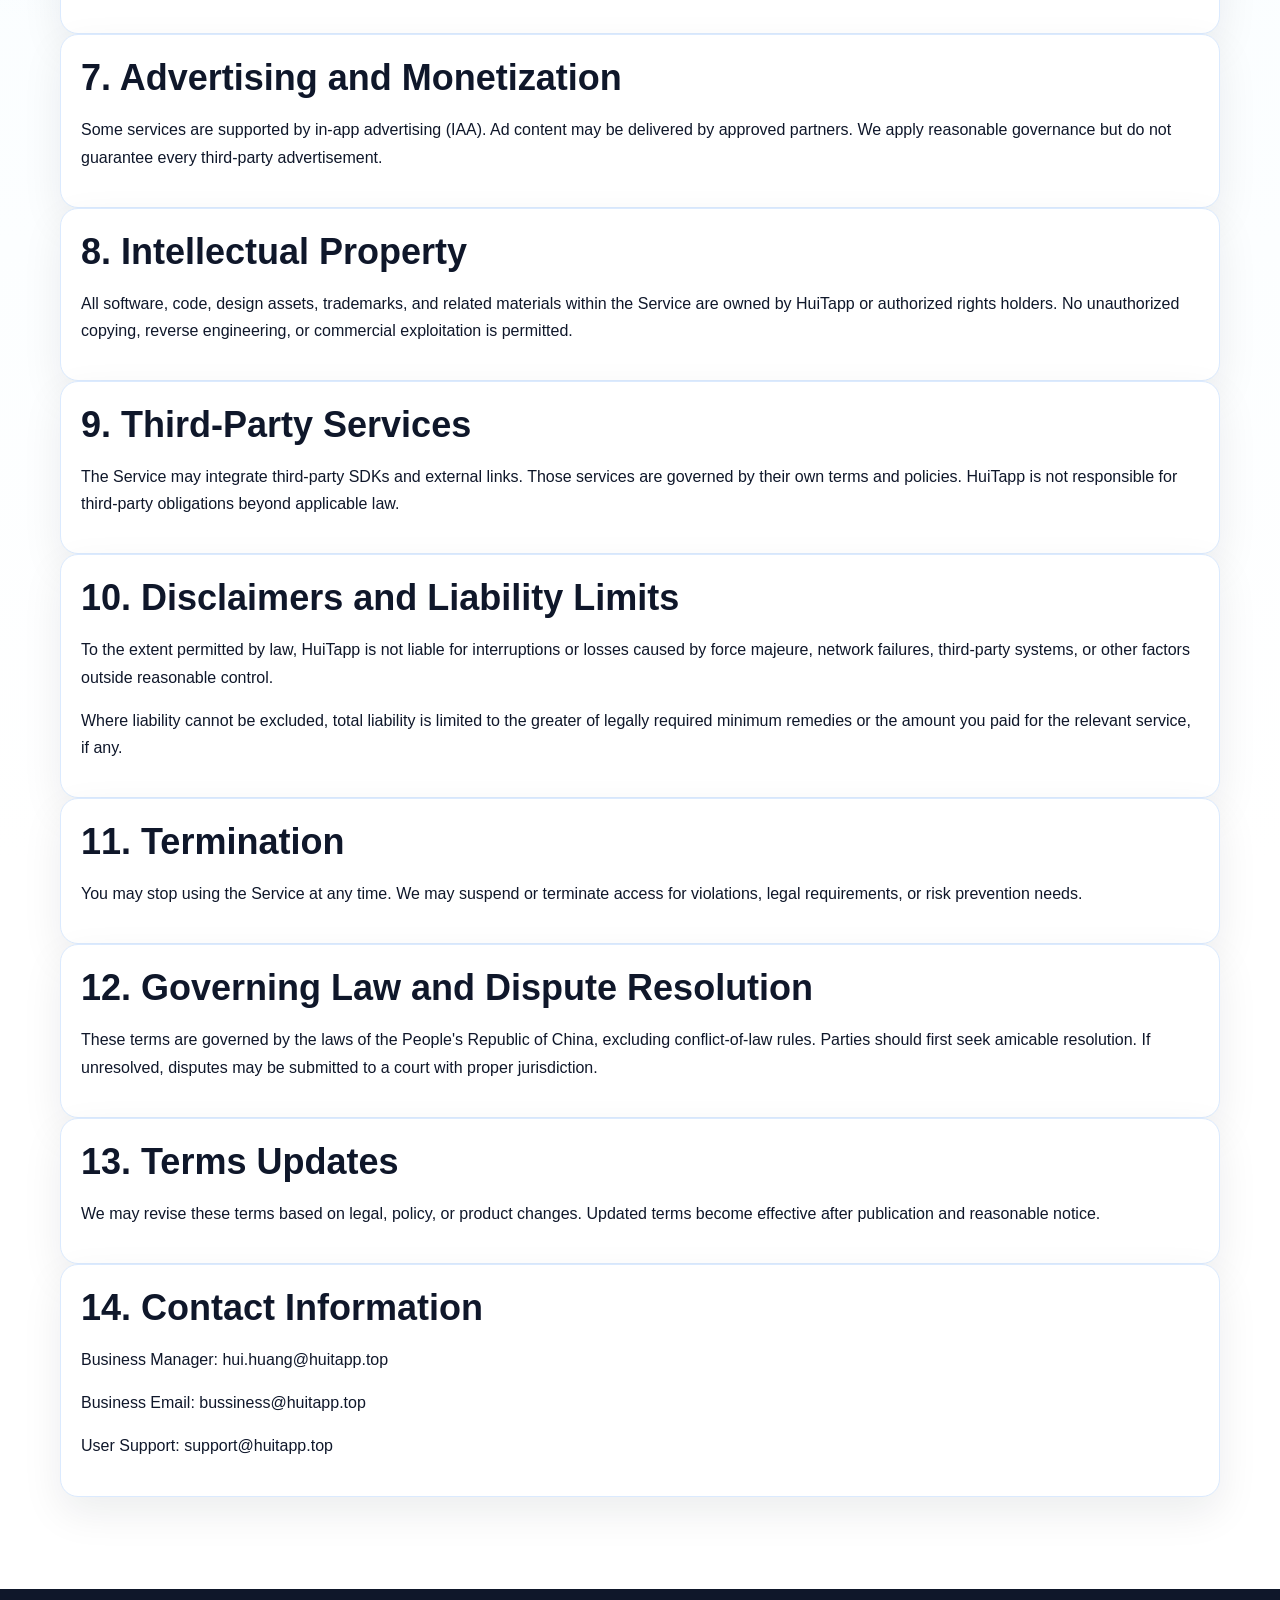
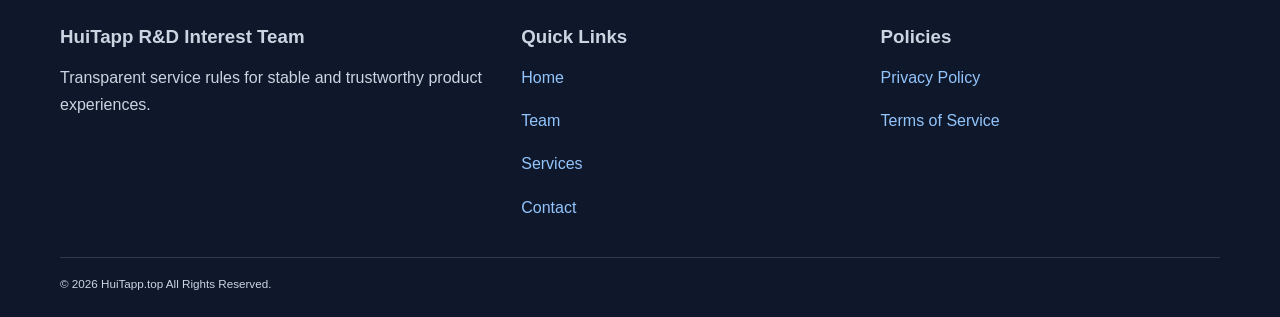
<file: service-agreement.html>
<!DOCTYPE html>
<html lang="en">
<head>
  <meta charset="UTF-8" />
  <meta name="viewport" content="width=device-width, initial-scale=1.0" />
  <title>Terms of Service | HuiTapp R&D Interest Team</title>
  <meta name="description" content="HuiTapp Terms of Service covering account usage, age requirements, user conduct, intellectual property, liability limits, and dispute resolution." />
  <meta name="robots" content="index,follow" />
  <link rel="canonical" href="https://www.huitapp.top/service-agreement.html" />
  <link rel="stylesheet" href="css/style.css" />
</head>
<body>
  <header class="site-header">
    <div class="container nav-wrap">
      <a class="brand" href="/" aria-label="HuiTapp Home"><img src="svg/logo.svg" alt="HuiTapp logo" /></a>
      <button class="nav-toggle" aria-label="Open navigation"><span></span><span></span><span></span></button>
      <nav class="main-nav" aria-label="Primary navigation">
        <a href="/">Home</a>
        <a href="team.html">Team</a>
        <a href="business.html">Services</a>
        <a href="contact.html">Contact</a>
      </nav>
    </div>
  </header>

  <main class="section">
    <div class="container">
      <h1 class="reveal">HuiTapp Terms of Service</h1>
      <p class="notice reveal">Effective date: April 9, 2026. These terms govern use of HuiTapp websites, apps, and related services.</p>

      <article class="card reveal">
        <h2>1. Agreement Scope and Acceptance</h2>
        <p>These terms apply to HuiTapp digital services including websites, apps, and games. By accessing or using the Service, you agree to these terms and the Privacy Policy.</p>
      </article>

      <article class="card reveal">
        <h2>2. Eligibility and Age Requirements</h2>
        <p>You must have legal capacity to enter this agreement. If you are under the age of majority in your jurisdiction, use of the Service requires guardian approval and supervision.</p>
        <p>Where required by app marketplace standards, we apply age-sensitive safeguards such as age prompts, restricted personalization, and content controls.</p>
      </article>

      <article class="card reveal">
        <h2>3. Account Responsibilities</h2>
        <p>You are responsible for providing accurate account information and for safeguarding your credentials. Account sharing, unauthorized resale, or misuse is prohibited.</p>
      </article>

      <article class="card reveal">
        <h2>4. Service Changes and Availability</h2>
        <p>We may update features, interfaces, and technical components over time. Services may be suspended for maintenance, upgrades, compliance, or risk control. Material changes are communicated through reasonable notice channels.</p>
      </article>

      <article class="card reveal">
        <h2>5. User Conduct Rules</h2>
        <p>You may not:</p>
        <p>1. Violate applicable laws or regulations;</p>
        <p>2. Infringe third-party rights, including intellectual property and privacy rights;</p>
        <p>3. Distribute malicious code, exploit vulnerabilities, or interfere with service stability;</p>
        <p>4. Engage in fraud, impersonation, or deceptive commercial behavior;</p>
        <p>5. Use automation or abuse patterns that compromise fairness or system security.</p>
        <p>We may take enforcement actions including warning, feature restrictions, content removal, suspension, or account termination.</p>
      </article>

      <article class="card reveal">
        <h2>6. User Content and Moderation</h2>
        <p>If the Service allows user-generated content, you confirm that you hold necessary rights to submit such content. You grant HuiTapp a limited license to host, process, display, and distribute content solely to operate and secure the Service.</p>
        <p>We may moderate content according to law, platform standards, and security requirements.</p>
      </article>

      <article class="card reveal">
        <h2>7. Advertising and Monetization</h2>
        <p>Some services are supported by in-app advertising (IAA). Ad content may be delivered by approved partners. We apply reasonable governance but do not guarantee every third-party advertisement.</p>
      </article>

      <article class="card reveal">
        <h2>8. Intellectual Property</h2>
        <p>All software, code, design assets, trademarks, and related materials within the Service are owned by HuiTapp or authorized rights holders. No unauthorized copying, reverse engineering, or commercial exploitation is permitted.</p>
      </article>

      <article class="card reveal">
        <h2>9. Third-Party Services</h2>
        <p>The Service may integrate third-party SDKs and external links. Those services are governed by their own terms and policies. HuiTapp is not responsible for third-party obligations beyond applicable law.</p>
      </article>

      <article class="card reveal">
        <h2>10. Disclaimers and Liability Limits</h2>
        <p>To the extent permitted by law, HuiTapp is not liable for interruptions or losses caused by force majeure, network failures, third-party systems, or other factors outside reasonable control.</p>
        <p>Where liability cannot be excluded, total liability is limited to the greater of legally required minimum remedies or the amount you paid for the relevant service, if any.</p>
      </article>

      <article class="card reveal">
        <h2>11. Termination</h2>
        <p>You may stop using the Service at any time. We may suspend or terminate access for violations, legal requirements, or risk prevention needs.</p>
      </article>

      <article class="card reveal">
        <h2>12. Governing Law and Dispute Resolution</h2>
        <p>These terms are governed by the laws of the People's Republic of China, excluding conflict-of-law rules. Parties should first seek amicable resolution. If unresolved, disputes may be submitted to a court with proper jurisdiction.</p>
      </article>

      <article class="card reveal">
        <h2>13. Terms Updates</h2>
        <p>We may revise these terms based on legal, policy, or product changes. Updated terms become effective after publication and reasonable notice.</p>
      </article>

      <article class="card reveal">
        <h2>14. Contact Information</h2>
        <p>Business Manager: hui.huang@huitapp.top</p>
        <p>Business Email: bussiness@huitapp.top</p>
        <p>User Support: support@huitapp.top</p>
      </article>
    </div>
  </main>

  <footer class="site-footer">
    <div class="container footer-grid">
      <section><h3>HuiTapp R&D Interest Team</h3><p>Transparent service rules for stable and trustworthy product experiences.</p></section>
      <section><h3>Quick Links</h3><p><a href="/">Home</a></p><p><a href="team.html">Team</a></p><p><a href="business.html">Services</a></p><p><a href="contact.html">Contact</a></p></section>
      <section><h3>Policies</h3><p><a href="privacy-policy.html">Privacy Policy</a></p><p><a href="service-agreement.html">Terms of Service</a></p></section>
    </div>
    <div class="container footer-bottom"><small>© 2026 HuiTapp.top All Rights Reserved.</small></div>
  </footer>

  <script src="js/main.js" defer></script>
</body>
</html>
</file>
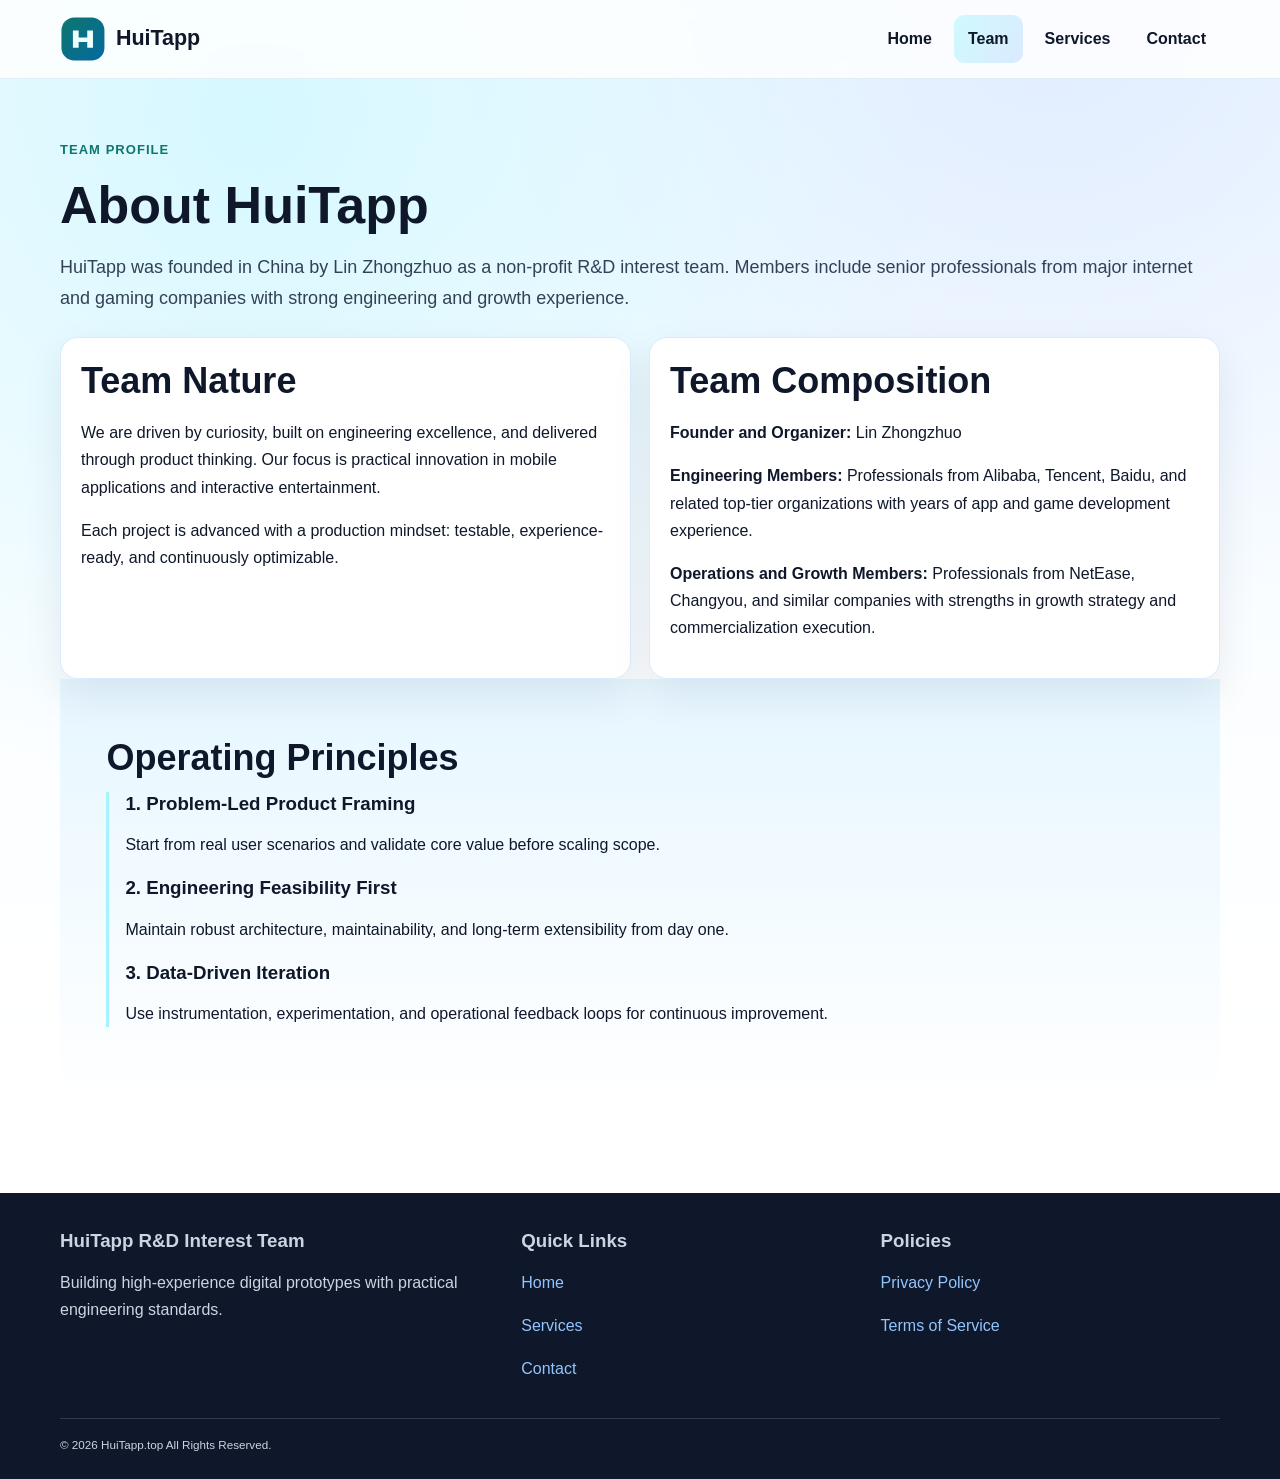
<file: team.html>
<!DOCTYPE html>
<html lang="en">
<head>
  <meta charset="UTF-8" />
  <meta name="viewport" content="width=device-width, initial-scale=1.0" />
  <title>Team | HuiTapp R&D Interest Team</title>
  <meta name="description" content="Learn about HuiTapp's team structure, founder, member backgrounds, and engineering principles for mobile and game products." />
  <meta name="robots" content="index,follow" />
  <link rel="canonical" href="https://www.huitapp.top/team.html" />
  <link rel="stylesheet" href="css/style.css" />
</head>
<body>
  <header class="site-header">
    <div class="container nav-wrap">
      <a class="brand" href="/" aria-label="HuiTapp Home"><img src="svg/logo.svg" alt="HuiTapp logo" /></a>
      <button class="nav-toggle" aria-label="Open navigation"><span></span><span></span><span></span></button>
      <nav class="main-nav" aria-label="Primary navigation">
        <a href="/">Home</a>
        <a class="active" href="team.html">Team</a>
        <a href="business.html">Services</a>
        <a href="contact.html">Contact</a>
      </nav>
    </div>
  </header>

  <main class="section">
    <div class="container">
      <span class="eyebrow reveal">Team Profile</span>
      <h1 class="reveal">About HuiTapp</h1>
      <p class="lead reveal">HuiTapp was founded in China by Lin Zhongzhuo as a non-profit R&D interest team. Members include senior professionals from major internet and gaming companies with strong engineering and growth experience.</p>

      <div class="grid-2">
        <article class="card reveal">
          <h2>Team Nature</h2>
          <p>We are driven by curiosity, built on engineering excellence, and delivered through product thinking. Our focus is practical innovation in mobile applications and interactive entertainment.</p>
          <p>Each project is advanced with a production mindset: testable, experience-ready, and continuously optimizable.</p>
        </article>
        <article class="card reveal">
          <h2>Team Composition</h2>
          <p><strong>Founder and Organizer:</strong> Lin Zhongzhuo</p>
          <p><strong>Engineering Members:</strong> Professionals from Alibaba, Tencent, Baidu, and related top-tier organizations with years of app and game development experience.</p>
          <p><strong>Operations and Growth Members:</strong> Professionals from NetEase, Changyou, and similar companies with strengths in growth strategy and commercialization execution.</p>
        </article>
      </div>

      <section class="section alt">
        <div class="container">
          <h2 class="reveal">Operating Principles</h2>
          <div class="timeline">
            <div class="item reveal">
              <h3>1. Problem-Led Product Framing</h3>
              <p>Start from real user scenarios and validate core value before scaling scope.</p>
            </div>
            <div class="item reveal">
              <h3>2. Engineering Feasibility First</h3>
              <p>Maintain robust architecture, maintainability, and long-term extensibility from day one.</p>
            </div>
            <div class="item reveal">
              <h3>3. Data-Driven Iteration</h3>
              <p>Use instrumentation, experimentation, and operational feedback loops for continuous improvement.</p>
            </div>
          </div>
        </div>
      </section>
    </div>
  </main>

  <footer class="site-footer">
    <div class="container footer-grid">
      <section>
        <h3>HuiTapp R&D Interest Team</h3>
        <p>Building high-experience digital prototypes with practical engineering standards.</p>
      </section>
      <section>
        <h3>Quick Links</h3>
        <p><a href="/">Home</a></p>
        <p><a href="business.html">Services</a></p>
        <p><a href="contact.html">Contact</a></p>
      </section>
      <section>
        <h3>Policies</h3>
        <p><a href="privacy-policy.html">Privacy Policy</a></p>
        <p><a href="service-agreement.html">Terms of Service</a></p>
      </section>
    </div>
    <div class="container footer-bottom"><small>© 2026 HuiTapp.top All Rights Reserved.</small></div>
  </footer>

  <script src="js/main.js" defer></script>
</body>
</html>
</file>
<file: css/style.css>
:root {
  --bg: #f3fbff;
  --bg-alt: #e6f6ff;
  --paper: #ffffff;
  --ink: #0f172a;
  --muted: #334155;
  --brand: #0f766e;
  --brand-2: #0369a1;
  --line: #bfdbfe;
  --shadow: 0 16px 40px rgba(15, 23, 42, 0.08);
  --radius: 18px;
}

* {
  box-sizing: border-box;
}

html,
body {
  margin: 0;
  padding: 0;
}

body {
  font-family: "Segoe UI", "PingFang SC", "Hiragino Sans GB", "Microsoft YaHei", sans-serif;
  color: var(--ink);
  background: radial-gradient(circle at 20% 8%, #d6f8ff, transparent 40%),
    radial-gradient(circle at 82% 0%, #e0ecff, transparent 36%),
    linear-gradient(180deg, var(--bg), #ffffff 70%);
  line-height: 1.7;
}

a {
  color: var(--brand-2);
  text-decoration: none;
}

a:hover {
  text-decoration: underline;
}

img {
  max-width: 100%;
  display: block;
}

.container {
  width: min(1160px, 92%);
  margin: 0 auto;
}

.site-header {
  position: sticky;
  top: 0;
  z-index: 20;
  backdrop-filter: blur(8px);
  background: rgba(255, 255, 255, 0.82);
  border-bottom: 1px solid rgba(3, 105, 161, 0.1);
}

.nav-wrap {
  min-height: 78px;
  display: flex;
  align-items: center;
  justify-content: space-between;
  gap: 20px;
}

.brand img {
  width: 172px;
  height: auto;
}

.nav-toggle {
  display: none;
  border: 1px solid var(--line);
  background: #ffffff;
  border-radius: 10px;
  width: 44px;
  height: 44px;
  cursor: pointer;
}

.nav-toggle span {
  display: block;
  width: 22px;
  height: 2px;
  margin: 5px auto;
  background: var(--ink);
}

.main-nav {
  display: flex;
  align-items: center;
  gap: 8px;
  flex-wrap: wrap;
}

.main-nav a {
  padding: 10px 14px;
  border-radius: 10px;
  font-weight: 600;
  color: var(--ink);
}

.main-nav a.active,
.main-nav a:hover {
  background: linear-gradient(120deg, #cffafe, #dbeafe);
  text-decoration: none;
}

.hero {
  padding: 72px 0 48px;
}

.hero-grid {
  display: grid;
  grid-template-columns: 1.2fr 1fr;
  gap: 28px;
  align-items: center;
}

.eyebrow {
  display: inline-block;
  font-size: 13px;
  letter-spacing: 0.08em;
  text-transform: uppercase;
  color: var(--brand);
  font-weight: 700;
  margin-bottom: 12px;
}

h1,
h2,
h3 {
  line-height: 1.25;
  margin: 0 0 12px;
}

h1 {
  font-size: clamp(32px, 5vw, 52px);
}

h2 {
  font-size: clamp(26px, 4vw, 36px);
}

.lead {
  font-size: 18px;
  color: var(--muted);
  margin: 14px 0 24px;
}

.btn-row {
  display: flex;
  gap: 12px;
  flex-wrap: wrap;
}

.btn {
  border: 0;
  border-radius: 12px;
  padding: 12px 18px;
  font-weight: 700;
  cursor: pointer;
  transition: transform 0.2s ease, box-shadow 0.2s ease;
}

.btn:hover {
  transform: translateY(-2px);
}

.btn-primary {
  background: linear-gradient(120deg, var(--brand), var(--brand-2));
  color: #ffffff;
  box-shadow: 0 10px 20px rgba(2, 132, 199, 0.25);
}

.btn-outline {
  background: #ffffff;
  border: 1px solid #93c5fd;
  color: #0c4a6e;
}

.hero-art {
  border-radius: var(--radius);
  overflow: hidden;
  box-shadow: var(--shadow);
  transform: perspective(900px) rotateY(-5deg);
  animation: floatCard 4s ease-in-out infinite;
}

@keyframes floatCard {
  0%,
  100% {
    transform: perspective(900px) rotateY(-5deg) translateY(0);
  }
  50% {
    transform: perspective(900px) rotateY(-4deg) translateY(-8px);
  }
}

.section {
  padding: 56px 0;
}

.section.alt {
  background: linear-gradient(180deg, var(--bg-alt), #ffffff);
}

.grid-3 {
  display: grid;
  grid-template-columns: repeat(3, 1fr);
  gap: 16px;
}

.grid-2 {
  display: grid;
  grid-template-columns: repeat(2, 1fr);
  gap: 18px;
}

.card {
  background: var(--paper);
  border: 1px solid #dbeafe;
  border-radius: var(--radius);
  padding: 20px;
  box-shadow: var(--shadow);
  transition: transform 0.22s ease, box-shadow 0.22s ease;
}

.card:hover {
  transform: translateY(-4px);
  box-shadow: 0 20px 40px rgba(15, 23, 42, 0.12);
}

.icon {
  width: 54px;
  height: 54px;
  margin-bottom: 12px;
}

.stat {
  text-align: center;
  padding: 24px 12px;
}

.stat strong {
  display: block;
  font-size: 36px;
  color: var(--brand-2);
  margin-bottom: 4px;
}

.timeline {
  border-left: 3px solid #a5f3fc;
  padding-left: 16px;
}

.timeline .item {
  margin-bottom: 18px;
}

.table-wrap {
  overflow-x: auto;
  border-radius: 14px;
  border: 1px solid #dbeafe;
}

table {
  width: 100%;
  border-collapse: collapse;
  background: #ffffff;
}

th,
td {
  text-align: left;
  padding: 14px;
  border-bottom: 1px solid #e2e8f0;
}

th {
  background: #f0f9ff;
}

.notice {
  font-size: 14px;
  color: #334155;
  border-left: 4px solid #0ea5e9;
  background: #eff6ff;
  padding: 12px;
  border-radius: 8px;
}

.site-footer {
  background: #0f172a;
  color: #cbd5e1;
  margin-top: 36px;
  padding-top: 36px;
}

.footer-grid {
  display: grid;
  grid-template-columns: 1.3fr 1fr 1fr;
  gap: 20px;
}

.site-footer a {
  color: #93c5fd;
}

.footer-bottom {
  margin-top: 20px;
  border-top: 1px solid rgba(148, 163, 184, 0.25);
  padding: 14px 0 22px;
  font-size: 14px;
}

.reveal {
  opacity: 0;
  transform: translateY(24px);
  transition: all 0.7s ease;
}

.reveal.visible {
  opacity: 1;
  transform: translateY(0);
}

@media (max-width: 980px) {
  .hero-grid,
  .grid-3,
  .grid-2,
  .footer-grid {
    grid-template-columns: 1fr;
  }

  .hero-art {
    transform: none;
    animation: none;
  }

  .main-nav {
    display: none;
    width: 100%;
    flex-direction: column;
    align-items: stretch;
    background: #ffffff;
    border: 1px solid #dbeafe;
    border-radius: 12px;
    padding: 8px;
  }

  .main-nav.open {
    display: flex;
  }

  .nav-toggle {
    display: inline-block;
  }

  .nav-wrap {
    padding: 12px 0;
    flex-wrap: wrap;
  }
}
</file>
